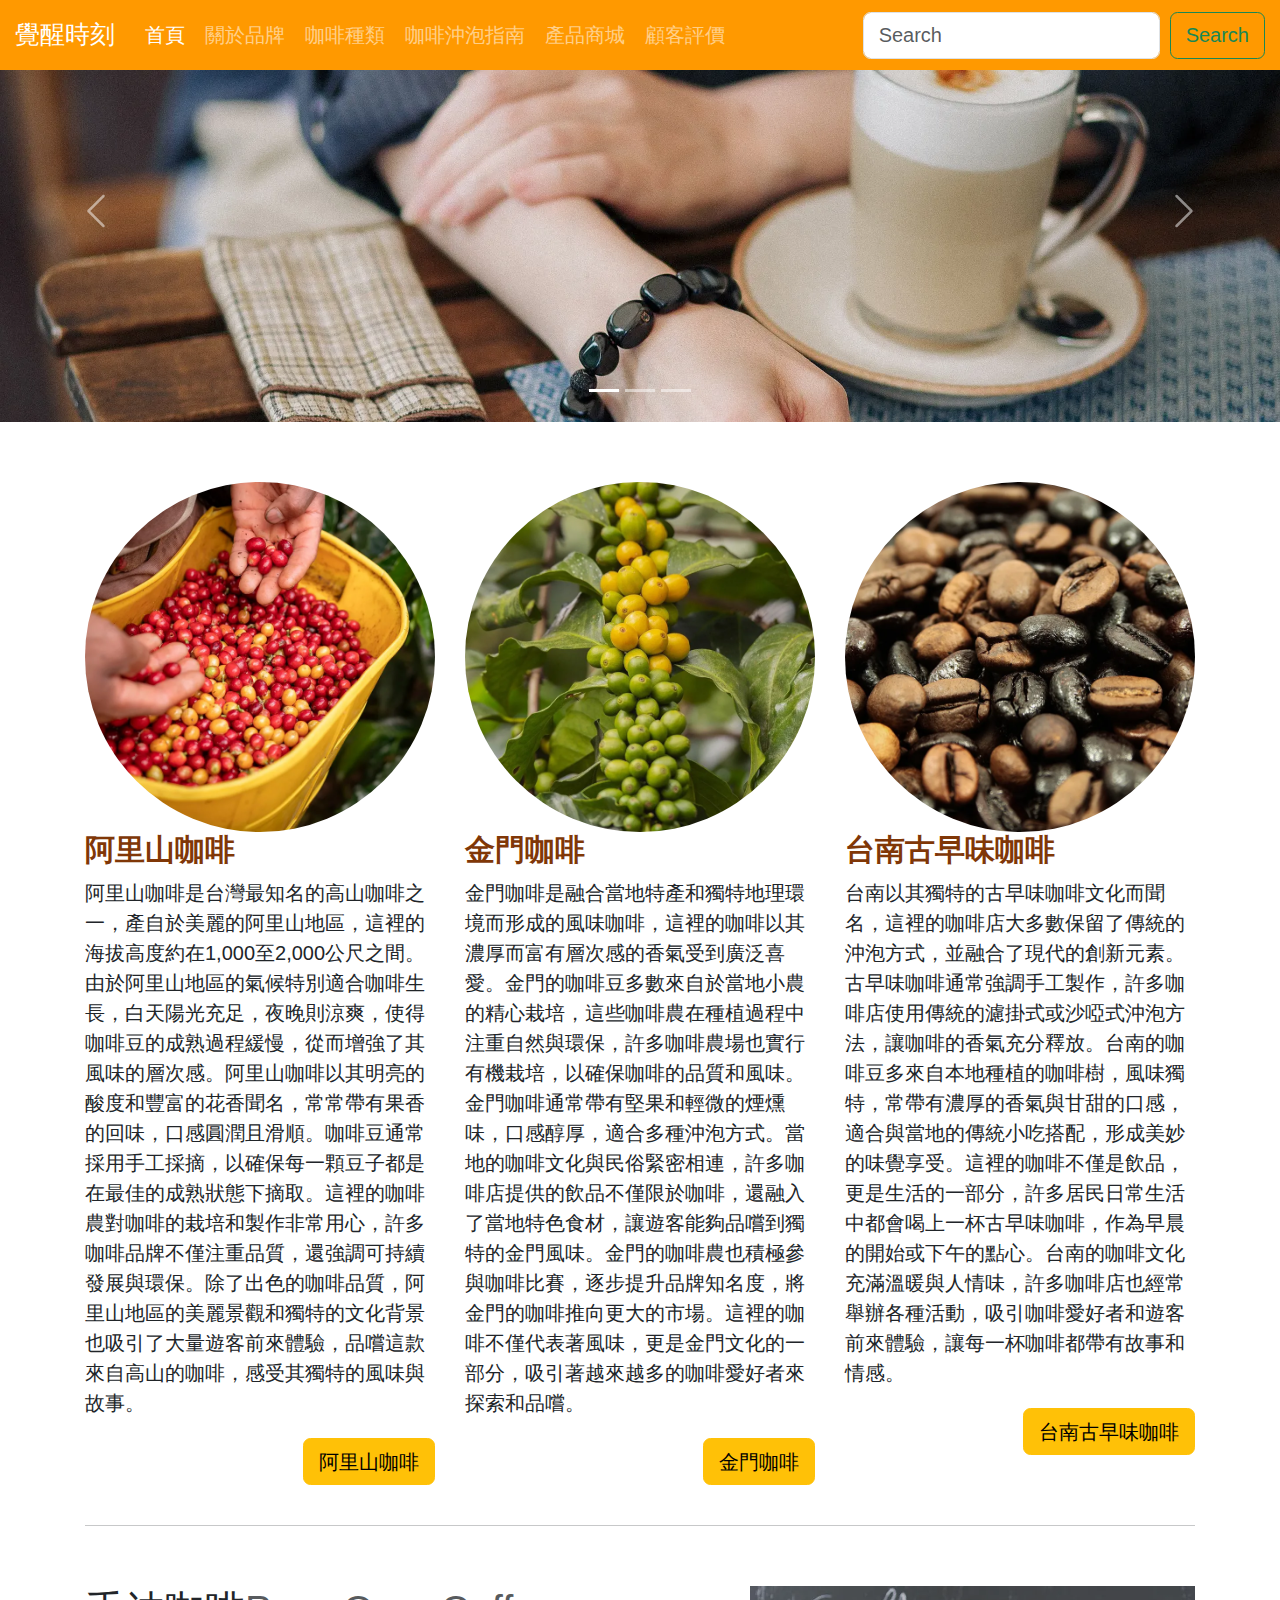
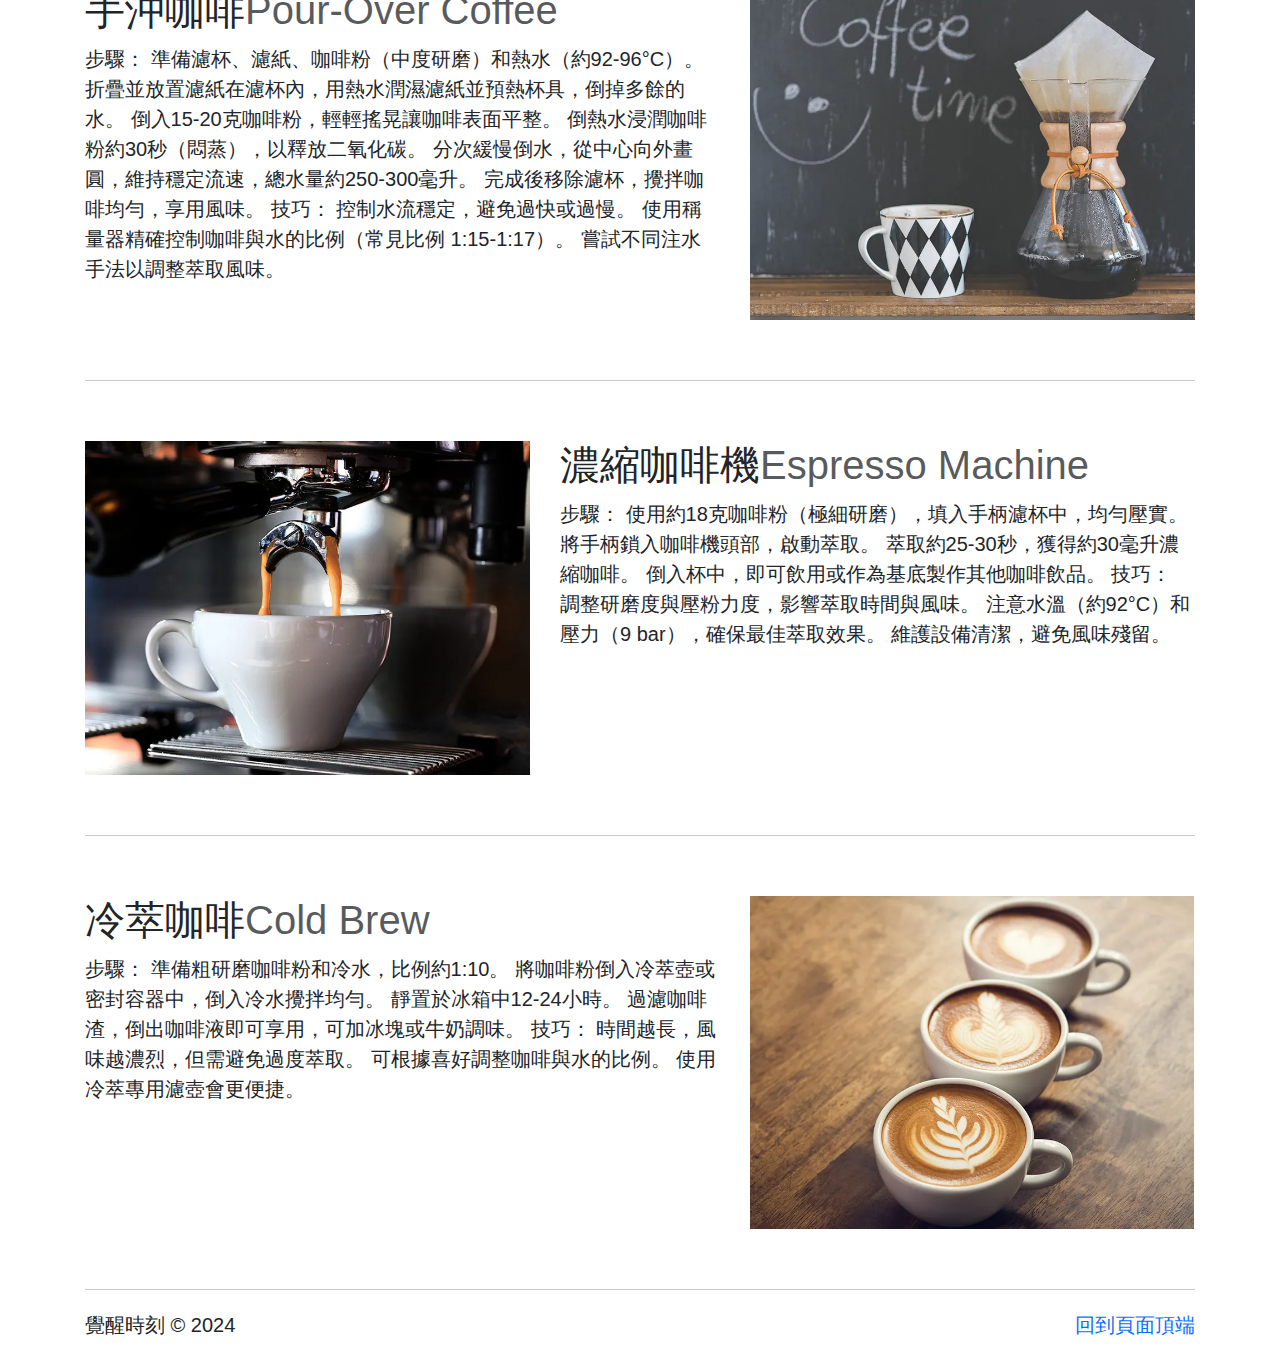
<file: index.html>
<!doctype html>
<html lang="zh-Hant-TW">
  <head>
    <meta charset="utf-8">
    <meta name="viewport" content="width=device-width, initial-scale=1">
    <meta name="author" content="覺醒時刻">
    <meta name="description" content="探索台灣咖啡文化，從阿里山的高山風味、台南的古早味傳統到金門的特產風情，結合多樣沖泡技巧，打造專屬您的咖啡體驗。">
    <meta name="generator" content="Visual Studio Code">
    <meta name="keywords" content="覺醒時刻，台灣咖啡文化，阿里山咖啡，高山咖啡，台南古早味咖啡，金門咖啡，咖啡沖泡技巧，台灣咖啡體驗，咖啡風味，高山風味咖啡，古早味傳統咖啡，特產咖啡">
    <!-- favicon -->
     <link rel="shortcut icon" href="/favicon.ico">
    <title>覺醒時刻-首頁</title>
    <link href="https://cdn.jsdelivr.net/npm/bootstrap@5.3.3/dist/css/bootstrap.min.css" rel="stylesheet" integrity="sha384-QWTKZyjpPEjISv5WaRU9OFeRpok6YctnYmDr5pNlyT2bRjXh0JMhjY6hW+ALEwIH" crossorigin="anonymous">
    <link rel="stylesheet" href="css/custom.css">
    <!-- GA追蹤分析 -->
     <!-- Google tag (gtag.js) -->
<script async src="https://www.googletagmanager.com/gtag/js?id=G-8BK6TNKFEB"></script>
<script>
  window.dataLayer = window.dataLayer || [];
  function gtag(){dataLayer.push(arguments);}
  gtag('js', new Date());

  gtag('config', 'G-8BK6TNKFEB');
</script>
  </head>
  <body>
   <header class="fixed-top">
    <nav class="navbar navbar-expand-lg bg-dark navbar-dark">
      <div class="container-fluid">
        <a class="navbar-brand" href="#">覺醒時刻</a>
        <button class="navbar-toggler" type="button" data-bs-toggle="collapse" data-bs-target="#navbarSupportedContent" aria-controls="navbarSupportedContent" aria-expanded="false" aria-label="Toggle navigation">
          <span class="navbar-toggler-icon"></span>
        </button>
        <div class="collapse navbar-collapse" id="navbarSupportedContent">
          <ul class="navbar-nav me-auto mb-2 mb-lg-0">
            <li class="nav-item">
              <a class="nav-link active" aria-current="page" href="index.html">首頁</a>
            </li>
            <li class="nav-item">
              <a class="nav-link" href="about.html">關於品牌</a>
            </li>
            <li class="nav-item">
              <a class="nav-link" href="varieties.html">咖啡種類</a>
            </li>
            <li class="nav-item">
              <a class="nav-link" href="guide.html">咖啡沖泡指南</a>
            </li>
            <li class="nav-item">
              <a class="nav-link" href="product.html">產品商城</a>
            </li>
            <li class="nav-item">
              <a class="nav-link" href="https://toolkit.url.com.tw/bbs/index.php?email=bbs@trial-157908.url.tw" target="_blank">顧客評價</a>
            </li>
          </ul>
          <form class="d-flex" role="search">
            <input class="form-control me-2" type="search" placeholder="Search" aria-label="Search">
            <button class="btn btn-outline-success" type="submit">Search</button>
          </form>
        </div>
      </div>
    </nav>
   </header>
   <main>
    <div id="carouselExampleIndicators" class="carousel slide" data-bs-ride="carousel">
      <div class="carousel-indicators">
        <button type="button" data-bs-target="#carouselExampleIndicators" data-bs-slide-to="0" class="active" aria-current="true" aria-label="Slide 1"></button>
        <button type="button" data-bs-target="#carouselExampleIndicators" data-bs-slide-to="1" aria-label="Slide 2"></button>
        <button type="button" data-bs-target="#carouselExampleIndicators" data-bs-slide-to="2" aria-label="Slide 3"></button>
      </div>
      <div class="carousel-inner">
        <div class="carousel-item active" data-bs-interval="3000">
          <img src="images/index/index1.webp" class="d-block w-100" alt="咖啡" title="咖啡" aria-label="咖啡">
        </div>
        <div class="carousel-item" data-bs-interval="3000">
          <img src="images/index/index2.webp" class="d-block w-100" alt="咖啡" title="咖啡" aria-label="咖啡">
        </div>
        <div class="carousel-item" data-bs-interval="3000">
          <img src="images/index/index3.webp" class="d-block w-100" alt="咖啡" title="咖啡" aria-label="咖啡">
        </div>
      </div>
      <button class="carousel-control-prev" type="button" data-bs-target="#carouselExampleIndicators" data-bs-slide="prev">
        <span class="carousel-control-prev-icon" aria-hidden="true"></span>
        <span class="visually-hidden">Previous</span>
      </button>
      <button class="carousel-control-next" type="button" data-bs-target="#carouselExampleIndicators" data-bs-slide="next">
        <span class="carousel-control-next-icon" aria-hidden="true"></span>
        <span class="visually-hidden">Next</span>
      </button>
    </div>
    <div class="container">
      <div class="row">
        <div class="col-lg order-md-0 mt-5">
            <img src="images/index/coffee2.webp" class="rounded-circle w-100" alt="阿里山咖啡" title="阿里山咖啡" aria-label="阿里山咖啡">
            <div class="card-body">
              <h2 class="h2-custom-pink">阿里山咖啡</h2>
              <p class="card-text">阿里山咖啡是台灣最知名的高山咖啡之一，產自於美麗的阿里山地區，這裡的海拔高度約在1,000至2,000公尺之間。由於阿里山地區的氣候特別適合咖啡生長，白天陽光充足，夜晚則涼爽，使得咖啡豆的成熟過程緩慢，從而增強了其風味的層次感。阿里山咖啡以其明亮的酸度和豐富的花香聞名，常常帶有果香的回味，口感圓潤且滑順。咖啡豆通常採用手工採摘，以確保每一顆豆子都是在最佳的成熟狀態下摘取。這裡的咖啡農對咖啡的栽培和製作非常用心，許多咖啡品牌不僅注重品質，還強調可持續發展與環保。除了出色的咖啡品質，阿里山地區的美麗景觀和獨特的文化背景也吸引了大量遊客前來體驗，品嚐這款來自高山的咖啡，感受其獨特的風味與故事。</p>
              <p class="text-end"><a href="https://www.verse.com.tw/article/twcoffee-alisan" target="_blank" class="btn btn-warning" role="button">阿里山咖啡</a></p>
            </div>
        </div>
        <div class="col-lg order-md-1 mt-5">
          <img src="images/index/coffee3.webp" class="rounded-circle w-100" alt="金門咖啡" title="金門咖啡" aria-label="金門咖啡">
          <div class="card-body">
            <h2 class="h2-custom-pink">金門咖啡</h2>
            <p class="card-text">金門咖啡是融合當地特產和獨特地理環境而形成的風味咖啡，這裡的咖啡以其濃厚而富有層次感的香氣受到廣泛喜愛。金門的咖啡豆多數來自於當地小農的精心栽培，這些咖啡農在種植過程中注重自然與環保，許多咖啡農場也實行有機栽培，以確保咖啡的品質和風味。金門咖啡通常帶有堅果和輕微的煙燻味，口感醇厚，適合多種沖泡方式。當地的咖啡文化與民俗緊密相連，許多咖啡店提供的飲品不僅限於咖啡，還融入了當地特色食材，讓遊客能夠品嚐到獨特的金門風味。金門的咖啡農也積極參與咖啡比賽，逐步提升品牌知名度，將金門的咖啡推向更大的市場。這裡的咖啡不僅代表著風味，更是金門文化的一部分，吸引著越來越多的咖啡愛好者來探索和品嚐。</p>
            <p class="text-end"><a href="https://beri.tw/kinmen-cafe/" target="_blank" class="btn btn-warning" role="button">金門咖啡</a></p>
          </div>
        </div>
        <div class="col-lg order-md-2 mt-5">
        <img src="images/index/coffee1.webp" class="rounded-circle w-100" alt="台南古早味咖啡" title="台南古早味咖啡" aria-label="台南古早味咖啡">
        <div class="card-body">
          <h2 class="h2-custom-pink">台南古早味咖啡</h2>
          <p class="card-text">台南以其獨特的古早味咖啡文化而聞名，這裡的咖啡店大多數保留了傳統的沖泡方式，並融合了現代的創新元素。古早味咖啡通常強調手工製作，許多咖啡店使用傳統的濾掛式或沙啞式沖泡方法，讓咖啡的香氣充分釋放。台南的咖啡豆多來自本地種植的咖啡樹，風味獨特，常帶有濃厚的香氣與甘甜的口感，適合與當地的傳統小吃搭配，形成美妙的味覺享受。這裡的咖啡不僅是飲品，更是生活的一部分，許多居民日常生活中都會喝上一杯古早味咖啡，作為早晨的開始或下午的點心。台南的咖啡文化充滿溫暖與人情味，許多咖啡店也經常舉辦各種活動，吸引咖啡愛好者和遊客前來體驗，讓每一杯咖啡都帶有故事和情感。</p>
          <p class="text-end"><a href="https://www.tatlerasia.com/dining/food/tainan-cafe-vintage-shop" target="_blank" class="btn btn-warning" role="button">台南古早味咖啡</a></p>
        </div>
       </div>
      </div>
      <hr>
      <div class="row my-5">
        <div class="col-md-7">
          <h2>手沖咖啡<span class="text-muted">Pour-Over Coffee</span></h2>
          <p>步驟：
            準備濾杯、濾紙、咖啡粉（中度研磨）和熱水（約92-96°C）。
            折疊並放置濾紙在濾杯內，用熱水潤濕濾紙並預熱杯具，倒掉多餘的水。
            倒入15-20克咖啡粉，輕輕搖晃讓咖啡表面平整。
            倒熱水浸潤咖啡粉約30秒（悶蒸），以釋放二氧化碳。
            分次緩慢倒水，從中心向外畫圓，維持穩定流速，總水量約250-300毫升。
            完成後移除濾杯，攪拌咖啡均勻，享用風味。
            技巧：
            控制水流穩定，避免過快或過慢。
            使用稱量器精確控制咖啡與水的比例（常見比例 1:15-1:17）。
            嘗試不同注水手法以調整萃取風味。</p>
        </div>
        <div class="col-md-5">
          <a href="https://www.jomocoffee.store/blogs/blog/pour-over-coffee?srsltid=AfmBOoohvEqU9WfoIIpAnD6GpMoiDzQ-Z6x2Qij4_p6qhW02KC6ItmDQ"><img src="images/index/coffee4.webp" alt="手沖咖啡" class="img-fluid mx-auto" title="手沖咖啡" aria-label="手沖咖啡">
          </div></a>
      </div>
      <hr>
      <div class="row my-5">
        <div class="col-md-7 order-md-1">
          <h2>濃縮咖啡機<span class="text-muted">Espresso Machine</span></h2>
          <p>步驟：
            使用約18克咖啡粉（極細研磨），填入手柄濾杯中，均勻壓實。
            將手柄鎖入咖啡機頭部，啟動萃取。
            萃取約25-30秒，獲得約30毫升濃縮咖啡。
            倒入杯中，即可飲用或作為基底製作其他咖啡飲品。
            技巧：
            調整研磨度與壓粉力度，影響萃取時間與風味。
            注意水溫（約92°C）和壓力（9 bar），確保最佳萃取效果。
            維護設備清潔，避免風味殘留。</p>
        </div>
        <div class="col-md-5 order-md-0">
          <img src="images/index/coffee6.webp" alt="濃縮咖啡機" class="img-fluid mx-auto" title="濃縮咖啡機" aria-label="濃縮咖啡機">
        </div>
      </div>
      <hr>
      <div class="row my-5">
        <div class="col-md-7">
          <h2>冷萃咖啡<span class="text-muted">Cold Brew</span></h2>
          <p>步驟：
            準備粗研磨咖啡粉和冷水，比例約1:10。
            將咖啡粉倒入冷萃壺或密封容器中，倒入冷水攪拌均勻。
            靜置於冰箱中12-24小時。
            過濾咖啡渣，倒出咖啡液即可享用，可加冰塊或牛奶調味。
            技巧：
            時間越長，風味越濃烈，但需避免過度萃取。
            可根據喜好調整咖啡與水的比例。
            使用冷萃專用濾壺會更便捷。</p>
        </div>
        <div class="col-md-5">
          <img src="images/index/coffee7.webp" alt="冷萃咖啡" class="img-fluid mx-auto" title="冷萃咖啡" aria-label="冷萃咖啡">
        </div>
      </div>
      <hr>
    </div>  
    <footer class="container">
      <P  class="float-end"><a href="#top">回到頁面頂端</a></P>
      <P>覺醒時刻 &copy; 2024</P>
    </footer>
   </main>   
    <script src="https://cdn.jsdelivr.net/npm/bootstrap@5.3.3/dist/js/bootstrap.bundle.min.js" integrity="sha384-YvpcrYf0tY3lHB60NNkmXc5s9fDVZLESaAA55NDzOxhy9GkcIdslK1eN7N6jIeHz" crossorigin="anonymous"></script>
  </body>
</html>
</file>
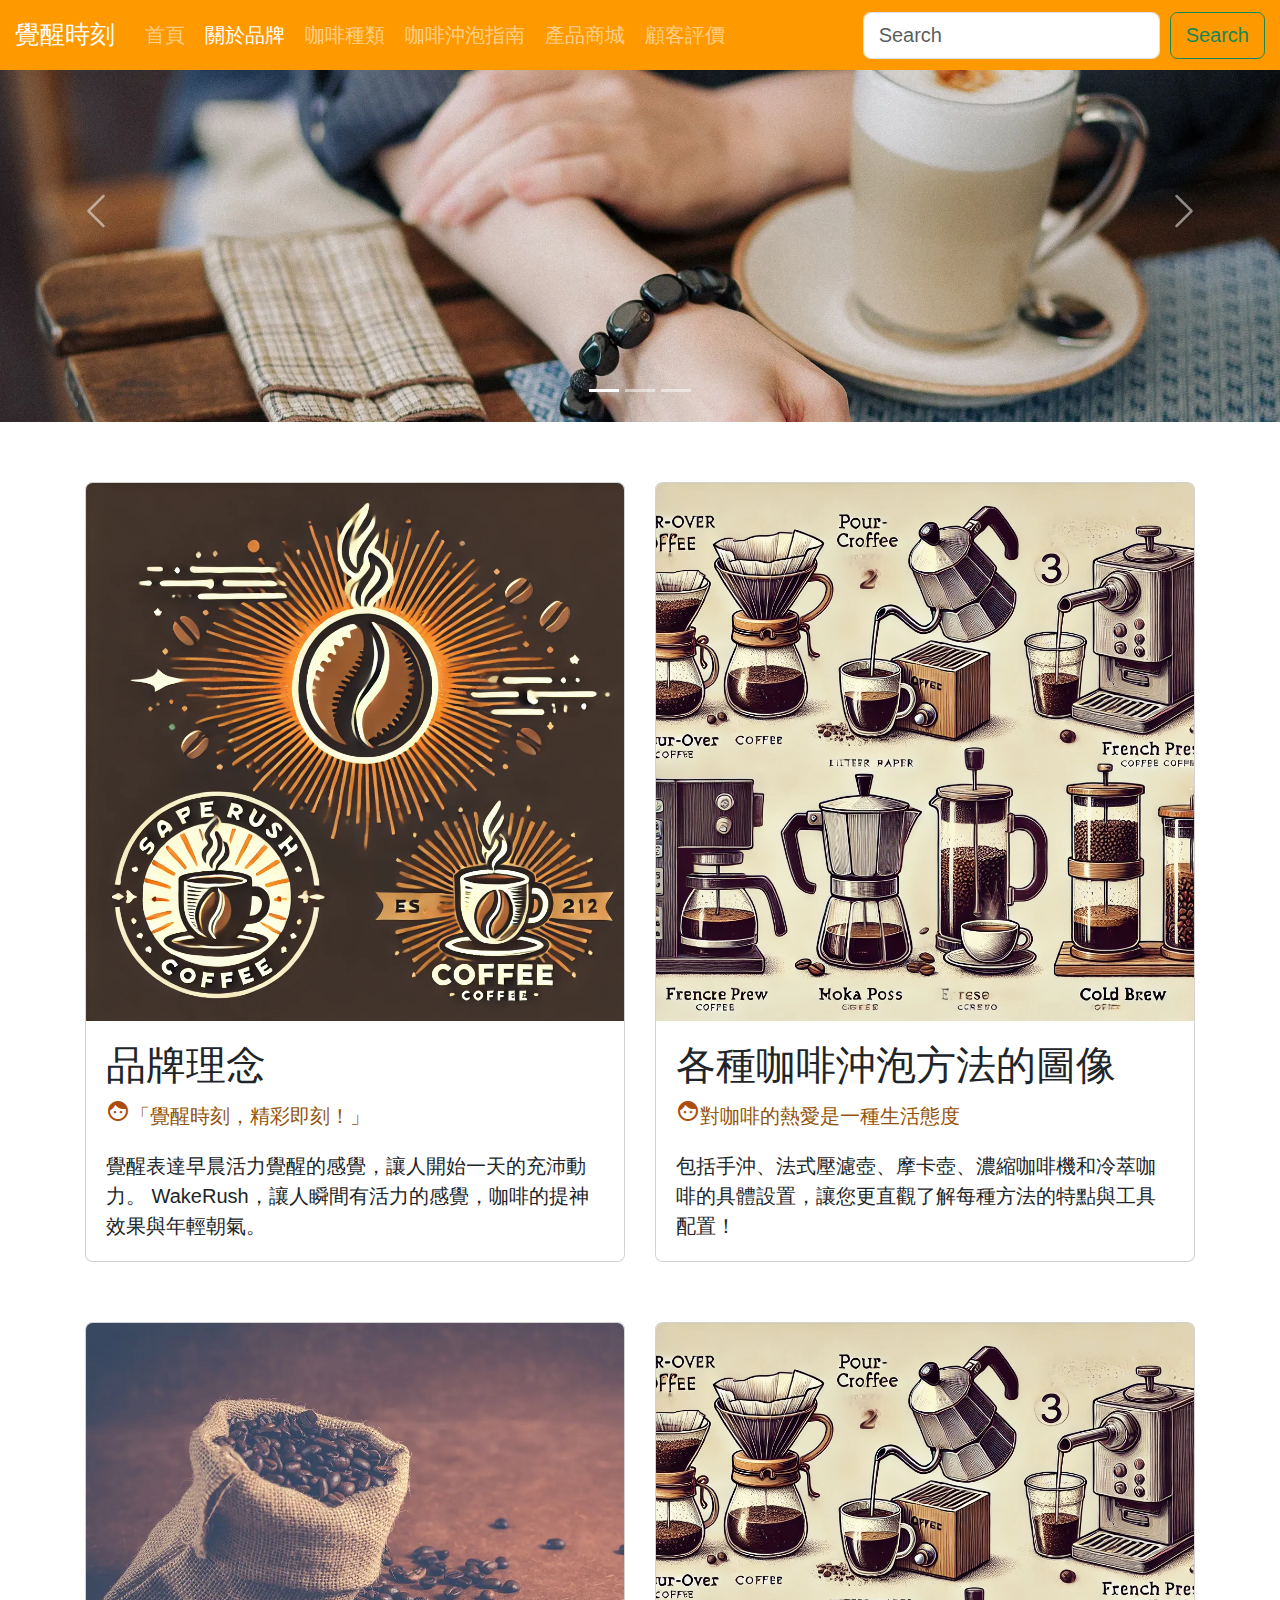
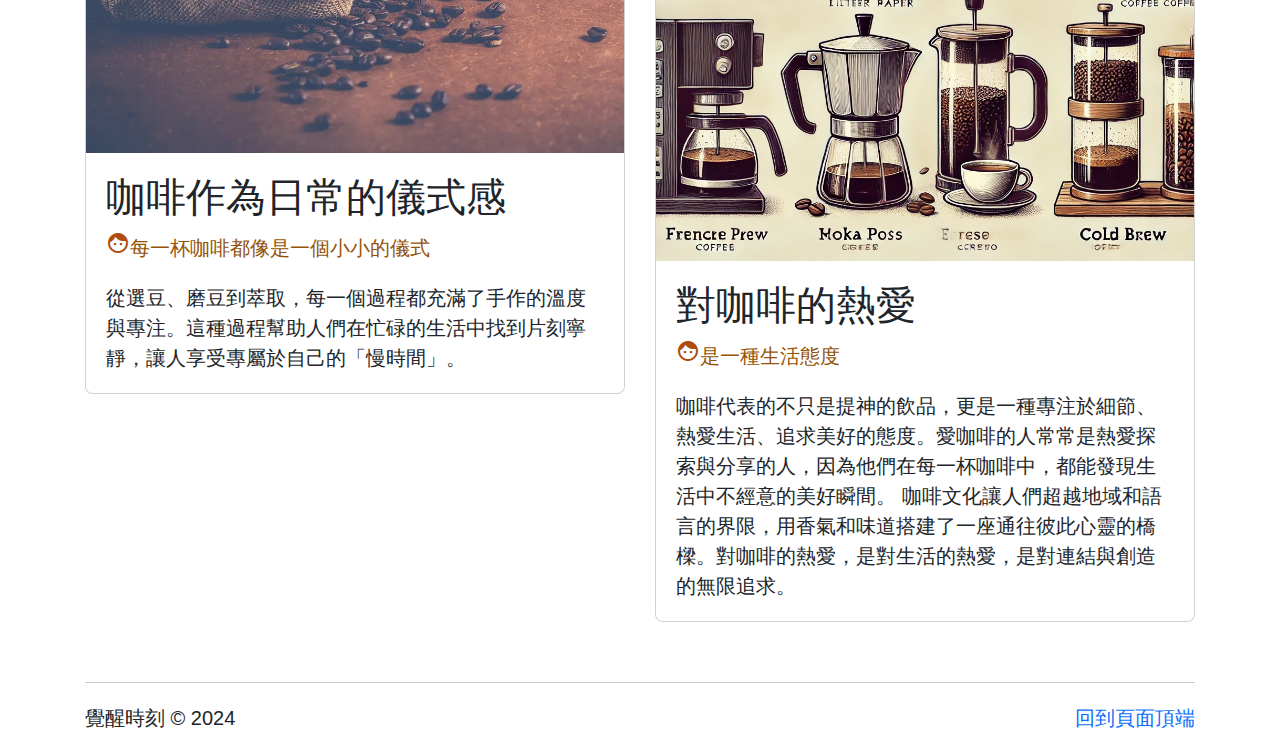
<file: about.html>
<!doctype html>
<html lang="zh-Hant-TW">
  <head>
    <meta charset="utf-8">
    <meta name="viewport" content="width=device-width, initial-scale=1">
    <meta name="author" content="覺醒時刻">
    <meta name="description" content="覺醒時刻品牌, 活力咖啡, 青年文化, 創新設計, 積極生活態度, 高品質咖啡, 潮流設計, 咖啡體驗, 品牌活動, 都市社群連結">
    <meta name="generator" content="Visual Studio Code">
    <meta name="keywords" content="覺醒時刻, 咖啡文化是藝術與情感的融合, 展現創造力與故事, 從儀式感到多樣性創意, 連結社交與文化深度, 象徵熱愛生活的態度, 探索生活美好瞬間, 咖啡儀式感, 濾泡咖啡, 咖啡創意, 咖啡社交, 咖啡文化深度, 咖啡生活態度">
    <!-- favicon -->
    <link rel="shortcut icon" href="/favicon.ico">
    <title>覺醒時刻-關於品牌</title>
    <link href="https://cdn.jsdelivr.net/npm/bootstrap@5.3.3/dist/css/bootstrap.min.css" rel="stylesheet" integrity="sha384-QWTKZyjpPEjISv5WaRU9OFeRpok6YctnYmDr5pNlyT2bRjXh0JMhjY6hW+ALEwIH" crossorigin="anonymous">
    <link rel="stylesheet" href="https://fonts.googleapis.com/icon?family=Material+Icons">
    <link rel="stylesheet" href="css/custom.css">
    <!-- GA追蹤分析 -->
    <!-- Google tag (gtag.js) -->
    <script async src="https://www.googletagmanager.com/gtag/js?id=G-8BK6TNKFEB"></script>
    <script>
     window.dataLayer = window.dataLayer || [];
    function gtag(){dataLayer.push(arguments);}
    gtag('js', new Date());

    gtag('config', 'G-8BK6TNKFEB');
</script>
  </head>
  <body>
   <header class="fixed-top">
    <nav class="navbar navbar-expand-lg bg-dark navbar-dark">
      <div class="container-fluid">
        <a class="navbar-brand" href="#">覺醒時刻</a>
        <button class="navbar-toggler" type="button" data-bs-toggle="collapse" data-bs-target="#navbarSupportedContent" aria-controls="navbarSupportedContent" aria-expanded="false" aria-label="Toggle navigation">
          <span class="navbar-toggler-icon"></span>
        </button>
        <div class="collapse navbar-collapse" id="navbarSupportedContent">
          <ul class="navbar-nav me-auto mb-2 mb-lg-0">
            <li class="nav-item">
              <a class="nav-link" href="index.html">首頁</a>
            </li>
            <li class="nav-item">
              <a class="nav-link active" aria-current="page" href="about.html">關於品牌</a>
            </li>
            <li class="nav-item">
              <a class="nav-link" href="varieties.html">咖啡種類</a>
            </li>
            <li class="nav-item">
              <a class="nav-link" href="guide.html">咖啡沖泡指南</a>
            </li>
            <li class="nav-item">
              <a class="nav-link" href="product.html">產品商城</a>
            </li>
            <li class="nav-item">
              <a class="nav-link" href="https://toolkit.url.com.tw/bbs/index.php?email=bbs@trial-157908.url.tw" target="_blank">顧客評價</a>
            </li>
          </ul>
          <form class="d-flex" role="search">
            <input class="form-control me-2" type="search" placeholder="Search" aria-label="Search">
            <button class="btn btn-outline-success" type="submit">Search</button>
          </form>
        </div>
      </div>
    </nav>
   </header>
   <main>
    <div id="carouselExampleIndicators" class="carousel slide" data-bs-ride="carousel">
      <div class="carousel-indicators">
        <button type="button" data-bs-target="#carouselExampleIndicators" data-bs-slide-to="0" class="active" aria-current="true" aria-label="Slide 1"></button>
        <button type="button" data-bs-target="#carouselExampleIndicators" data-bs-slide-to="1" aria-label="Slide 2"></button>
        <button type="button" data-bs-target="#carouselExampleIndicators" data-bs-slide-to="2" aria-label="Slide 3"></button>
      </div>
      <div class="carousel-inner">
        <div class="carousel-item active" data-bs-interval="3000">
          <img src="images/index/index1.webp" class="d-block w-100" alt="咖啡" title="咖啡" aria-label="咖啡">
        </div>
        <div class="carousel-item" data-bs-interval="3000">
          <img src="images/index/index2.webp" class="d-block w-100" alt="咖啡" title="咖啡" aria-label="咖啡">
        </div>
        <div class="carousel-item" data-bs-interval="3000">
          <img src="images/index/index3.webp" class="d-block w-100" alt="咖啡" title="咖啡" aria-label="咖啡">
        </div>
      </div>
      <button class="carousel-control-prev" type="button" data-bs-target="#carouselExampleIndicators" data-bs-slide="prev">
        <span class="carousel-control-prev-icon" aria-hidden="true"></span>
        <span class="visually-hidden">Previous</span>
      </button>
      <button class="carousel-control-next" type="button" data-bs-target="#carouselExampleIndicators" data-bs-slide="next">
        <span class="carousel-control-next-icon" aria-hidden="true"></span>
        <span class="visually-hidden">Next</span>
      </button>
    </div>
    <div class="container">
        <div class="row">
            <div class="col-lg-6">
                <div class="card mt-5">
                    <img src="images/about/DALL·E 2024-12-05 14.33.51 - Create a logo concept for a coffee brand named 'WakeRush Coffee' that embodies youthful energy. The design includes three styles___1. __Steaming Coffe.webp" class="card-img-top" alt="覺醒時刻品牌" title="覺醒時刻品牌" aria-label="覺醒時刻品牌">
                    <div class="card-body">
                      <h2 class="">品牌理念</h2>
                      <p class="card-text"><span class="text-orange"><i class="material-icons" style="font-size:24px;color:rgb(173, 77, 13)">face</i>「覺醒時刻，精彩即刻！」</span></p>
                      <p class="card-text">覺醒表達早晨活力覺醒的感覺，讓人開始一天的充沛動力。
                        WakeRush，讓人瞬間有活力的感覺，咖啡的提神效果與年輕朝氣。</p>
                      
                    </div>
                </div>
            </div>
            <div class="col-lg-6">
                <div class="card mt-5">
                    <img src="images/about/DALL·E 2024-12-12 14.30.48 - A visually engaging infographic showcasing various coffee brewing methods. Each method includes an artistic depiction of the equipment and setup_ (1) .webp" class="card-img-top" alt="覺醒時刻品牌" title="覺醒時刻品牌" aria-label="覺醒時刻品牌">
                    <div class="card-body">
                      <h2 class="">各種咖啡沖泡方法的圖像</h2>
                      <p class="card-text"><span class="text-orange"><i class="material-icons" style="font-size:24px;color:rgb(173, 77, 13)">face</i>對咖啡的熱愛是一種生活態度</span></p>
                      <p class="card-text">包括手沖、法式壓濾壺、摩卡壺、濃縮咖啡機和冷萃咖啡的具體設置，讓您更直觀了解每種方法的特點與工具配置！</p>
                      
                    </div>
                </div>
            </div>
            <div class="col-lg-6"></div>
        </div>
        <div class="row mb-5">
            <div class="col-lg-6">
                <div class="card mt-5">
                    <img src="images/about/coffee-3076958_1920.webp" class="card-img-top" alt="覺醒時刻品牌" title="覺醒時刻品牌" aria-label="覺醒時刻品牌">
                    <div class="card-body">
                      <h2 class="">咖啡作為日常的儀式感</h2>
                      <p class="card-text"><span class="text-orange"><i class="material-icons" style="font-size:24px;color:rgb(173, 77, 13)">face</i>每一杯咖啡都像是一個小小的儀式</span></p>
                      <p class="card-text">從選豆、磨豆到萃取，每一個過程都充滿了手作的溫度與專注。這種過程幫助人們在忙碌的生活中找到片刻寧靜，讓人享受專屬於自己的「慢時間」。</p>
                      
                    </div>
                </div>
            </div>
            <div class="col-lg-6">
                <div class="card mt-5">
                    <img src="images/about/DALL·E 2024-12-12 14.30.48 - A visually engaging infographic showcasing various coffee brewing methods. Each method includes an artistic depiction of the equipment and setup_ (1) .webp" class="card-img-top" alt="覺醒時刻品牌" title="覺醒時刻品牌" aria-label="覺醒時刻品牌">
                    <div class="card-body">
                      <h2 class="">對咖啡的熱愛</h2>
                      <p class="card-text"><span class="text-orange"><i class="material-icons" style="font-size:24px;color:rgb(173, 77, 13)">face</i>是一種生活態度</span></p>
                      <p class="card-text">咖啡代表的不只是提神的飲品，更是一種專注於細節、熱愛生活、追求美好的態度。愛咖啡的人常常是熱愛探索與分享的人，因為他們在每一杯咖啡中，都能發現生活中不經意的美好瞬間。

                        咖啡文化讓人們超越地域和語言的界限，用香氣和味道搭建了一座通往彼此心靈的橋樑。對咖啡的熱愛，是對生活的熱愛，是對連結與創造的無限追求。</p>
                      
                    </div>
                </div>
            </div>
            <div class="col-lg-6"></div>
        </div>
        <hr>  
    </div>  
    <footer class="container">
      <P  class="float-end"><a href="#top">回到頁面頂端</a></P>
      <P>覺醒時刻 &copy; 2024</P>
    </footer>
   </main>   
    <script src="https://cdn.jsdelivr.net/npm/bootstrap@5.3.3/dist/js/bootstrap.bundle.min.js" integrity="sha384-YvpcrYf0tY3lHB60NNkmXc5s9fDVZLESaAA55NDzOxhy9GkcIdslK1eN7N6jIeHz" crossorigin="anonymous"></script>
  </body>
</html>
</file>
<file: css/custom.css>
:root,
[data-bs-theme=light] {
  --bs-dark-rgb: 255, 153, 0;
  }
  /* 連結Google雲端字體，提供用戶一致體驗UX */
  @import url('https://fonts.googleapis.com/css2?family=Noto+Sans+TC:wght@300&display=swap');

  /* 透過BODY標籤，改變全部的文案預設字體 */
  body {font-family: "微軟正黑體","Noto Sans TC", sans-serif;}

  html {font-size: 20px;}

  footer a {text-decoration: none;}

  /*選取器是標籤，影響整體 */選取器是標籤，影響整體 */
  h2 {font-size: 1.5rem;font-weight: 900;color: rgb(39, 102, 229);}

  /*選取器是類別，影響個別，需要手動套用 */
  .h2-custom-pink {font-size: 1.5rem;font-weight: 900;color: rgb(128, 55, 7);}

  .text-orange {
    color: rgb(148, 83, 8);
  }
 
  .carousel-item img{
    min-height: 250px;
    max-height: 600px;
    object-fit: cover;
  }
</file>
